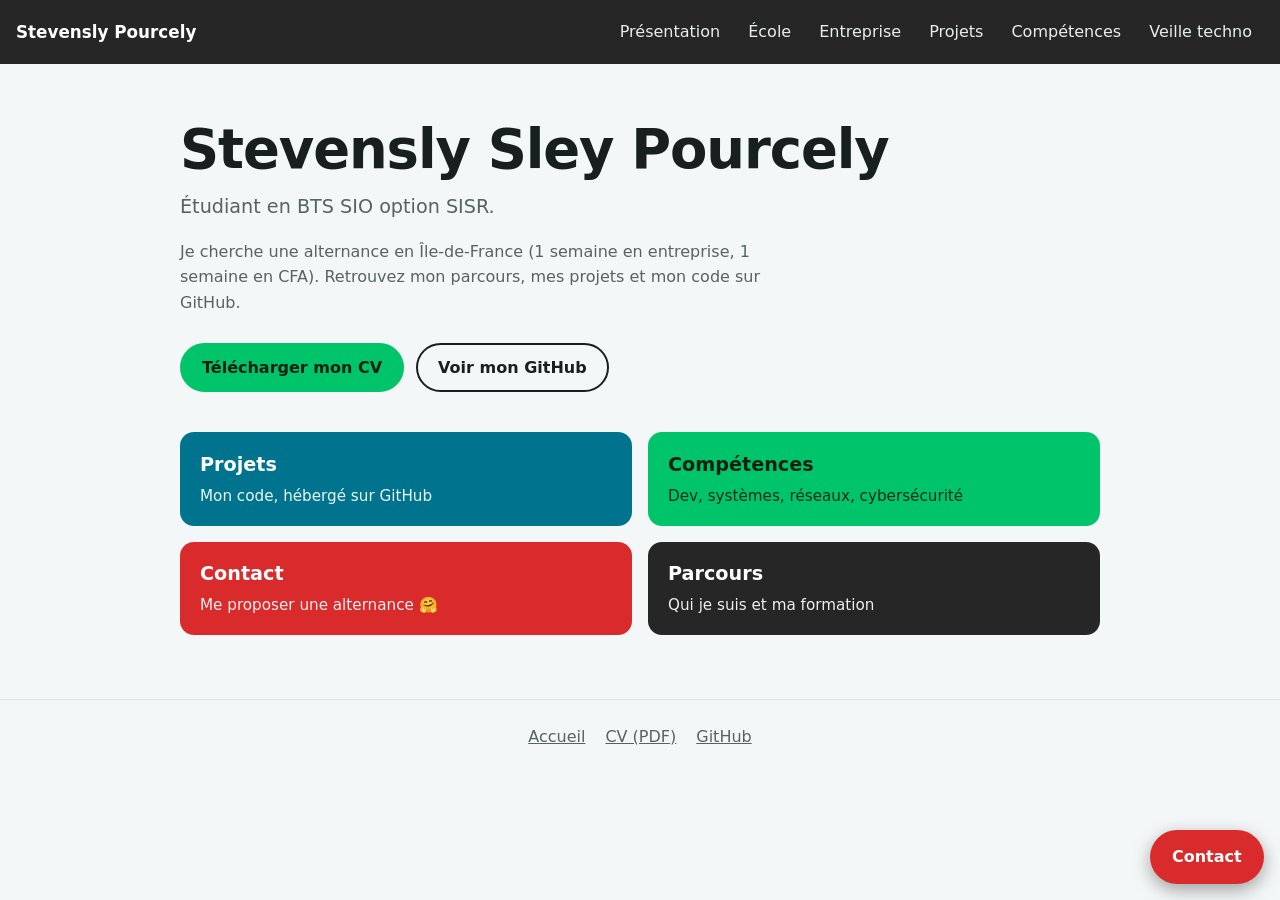
<file: index.html>
<!DOCTYPE html>
<html lang="fr">
<head>
    <meta charset="UTF-8">
    <meta name="viewport" content="width=device-width, initial-scale=1">
    <meta name="description" content="Portfolio de Stevensly Pourcely, étudiant en BTS SIO option SISR, en recherche d'alternance en Île-de-France.">
    <title>Portfolio Stevensly Pourcely</title>
    <link rel="stylesheet" href="home.css">
    <script src="script.js" defer></script>
</head>
<body>
    <a class="skip" href="#main">Aller au contenu</a>
    <header>
        <nav id="navbar" aria-label="Navigation principale">
            <a class="brand" href="index.html">Stevensly Pourcely</a>
            <button id="burger" aria-expanded="false" aria-controls="menu" aria-label="Ouvrir le menu">☰</button>
            <div id="menu">
                <a href="moi.html">Présentation</a>
                <a href="ecole.html">École</a>
                <a href="entreprise.html">Entreprise</a>
                <a href="projets.html">Projets</a>
                <a href="skills.html">Compétences</a>
                <a href="VT.html">Veille techno</a>
            </div>
        </nav>
    </header>

    <main id="main">
        <h1 id="name">Stevensly Sley Pourcely</h1>
        <p id="accroche">Étudiant en BTS SIO option SISR.</p>
        <p class="lead">Je cherche une alternance en Île-de-France (1 semaine en entreprise, 1 semaine en CFA). Retrouvez mon parcours, mes projets et mon code sur GitHub.</p>
        <div class="actions">
            <a class="btn primary" href="cv/CV_Pourcely_tech-systemes-reseaux.pdf" download>Télécharger mon CV</a>
            <a class="btn" href="https://github.com/sleyels" target="_blank" rel="noopener">Voir mon GitHub</a>
        </div>

        <nav class="cards" aria-label="Sections du portfolio">
            <a class="card blue" href="projets.html"><strong>Projets</strong><span>Mon code, hébergé sur GitHub</span></a>
            <a class="card green" href="skills.html"><strong>Compétences</strong><span>Dev, systèmes, réseaux, cybersécurité</span></a>
            <a class="card red" href="mailto:steve.pourcely@gmail.com"><strong>Contact</strong><span>Me proposer une alternance 🤗</span></a>
            <a class="card dark" href="moi.html"><strong>Parcours</strong><span>Qui je suis et ma formation</span></a>
        </nav>
    </main>

    <a class="fab" href="mailto:steve.pourcely@gmail.com">Contact</a>
    <footer>
    <a href="index.html">Accueil</a>
    <a href="cv/CV_Pourcely_tech-systemes-reseaux.pdf" download>CV (PDF)</a>
    <a href="https://github.com/sleyels" target="_blank" rel="noopener">GitHub</a>
    </footer>
</body>
</html>
</file>
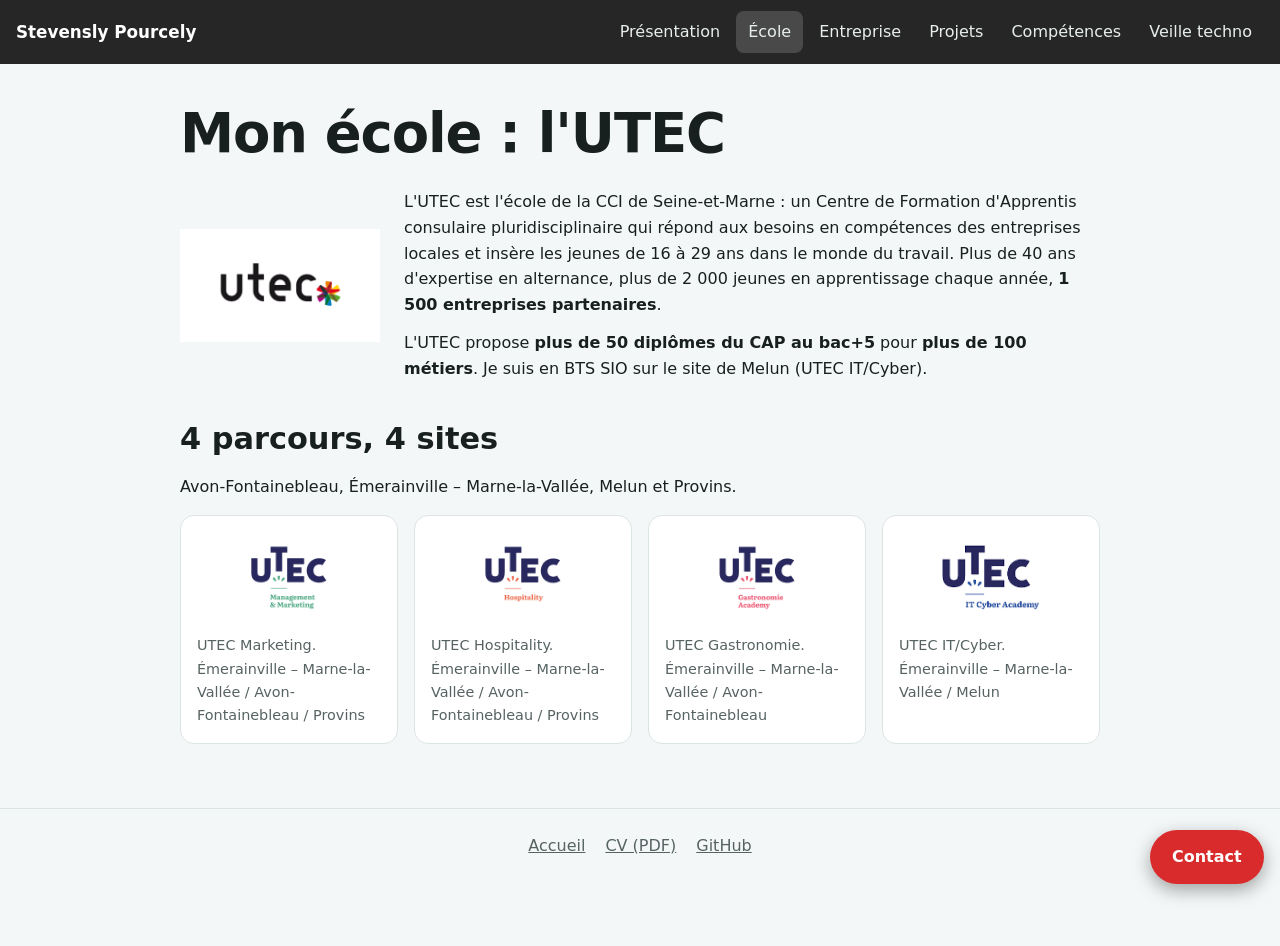
<file: ecole.html>
<!DOCTYPE html>
<html lang="fr">
<head>
    <meta charset="UTF-8">
    <meta name="viewport" content="width=device-width, initial-scale=1">
    <meta name="description" content="Portfolio de Stevensly Pourcely, étudiant en BTS SIO option SISR, en recherche d'alternance en Île-de-France.">
    <title>École – Stevensly Pourcely</title>
    <link rel="stylesheet" href="home.css">
    <script src="script.js" defer></script>
</head>

<body>
    <a class="skip" href="#main">Aller au contenu</a>
    
    <header>
        <nav id="navbar" aria-label="Navigation principale">
        <a class="brand" href="index.html">Stevensly Pourcely</a>
        <button id="burger" aria-expanded="false" aria-controls="menu" aria-label="Ouvrir le menu">☰</button>
        <div id="menu">
            <a href="moi.html">Présentation</a>
            <a href="ecole.html" aria-current="page">École</a>
            <a href="entreprise.html">Entreprise</a>
            <a href="projets.html">Projets</a>
            <a href="skills.html">Compétences</a>
            <a href="VT.html">Veille techno</a>
        </div>
        </nav>
    </header>

    <main id="main">
        <h1>Mon école : l'UTEC</h1>
        <br>
        <section class="school">
            <div id="logo_utec">
                <img src="image/utec.png" alt="Logo de l'UTEC">
            </div>
            <div id="txt_ecole">
                <p>L'UTEC est l'école de la CCI de Seine-et-Marne : un Centre de Formation d'Apprentis consulaire pluridisciplinaire qui répond aux besoins en compétences des entreprises locales et insère les jeunes de 16 à 29 ans dans le monde du travail. Plus de 40 ans d'expertise en alternance, plus de 2 000 jeunes en apprentissage chaque année, <strong>1 500 entreprises partenaires</strong>.</p>
                <p>L'UTEC propose <strong>plus de 50 diplômes du CAP au bac+5</strong> pour <strong>plus de 100 métiers</strong>. Je suis en BTS SIO sur le site de Melun (UTEC IT/Cyber).</p>
            </div>
        </section>

        <h2>4 parcours, 4 sites</h2>
        <p>Avon-Fontainebleau, Émerainville – Marne-la-Vallée, Melun et Provins.</p>

        <div id="container">
            <figure>
                <img src="image/utec_mark.png" alt="Logo UTEC Marketing" loading="lazy">
                <figcaption>UTEC Marketing. Émerainville – Marne-la-Vallée / Avon-Fontainebleau / Provins</figcaption>
            </figure>

            <figure>
                <img src="image/utec_hosp.png" alt="Logo UTEC Hospitality" loading="lazy">
                <figcaption>UTEC Hospitality. Émerainville – Marne-la-Vallée / Avon-Fontainebleau / Provins</figcaption>
            </figure>
            
            <figure>
                <img src="image/utec_gastro.png" alt="Logo UTEC Gastronomie" loading="lazy">
                <figcaption>UTEC Gastronomie. Émerainville – Marne-la-Vallée / Avon-Fontainebleau</figcaption>
            </figure>
            
            <figure>
                <img src="image/utec_cyber.png" alt="Logo UTEC IT/Cyber" loading="lazy">
                <figcaption>UTEC IT/Cyber. Émerainville – Marne-la-Vallée / Melun</figcaption>
            </figure>
        </div>

    </main>
    <a class="fab" href="mailto:steve.pourcely@gmail.Com">Contact</a>
    <footer>
        <a href="index.html">Accueil</a>
        <a href="cv/CV_Pourcely_tech-systemes-reseaux.pdf" download>CV (PDF)</a>
        <a href="https://github.com/sleyels" target="_blank" rel="noopener">GitHub</a>
    </footer>

</body>
</html>
</file>
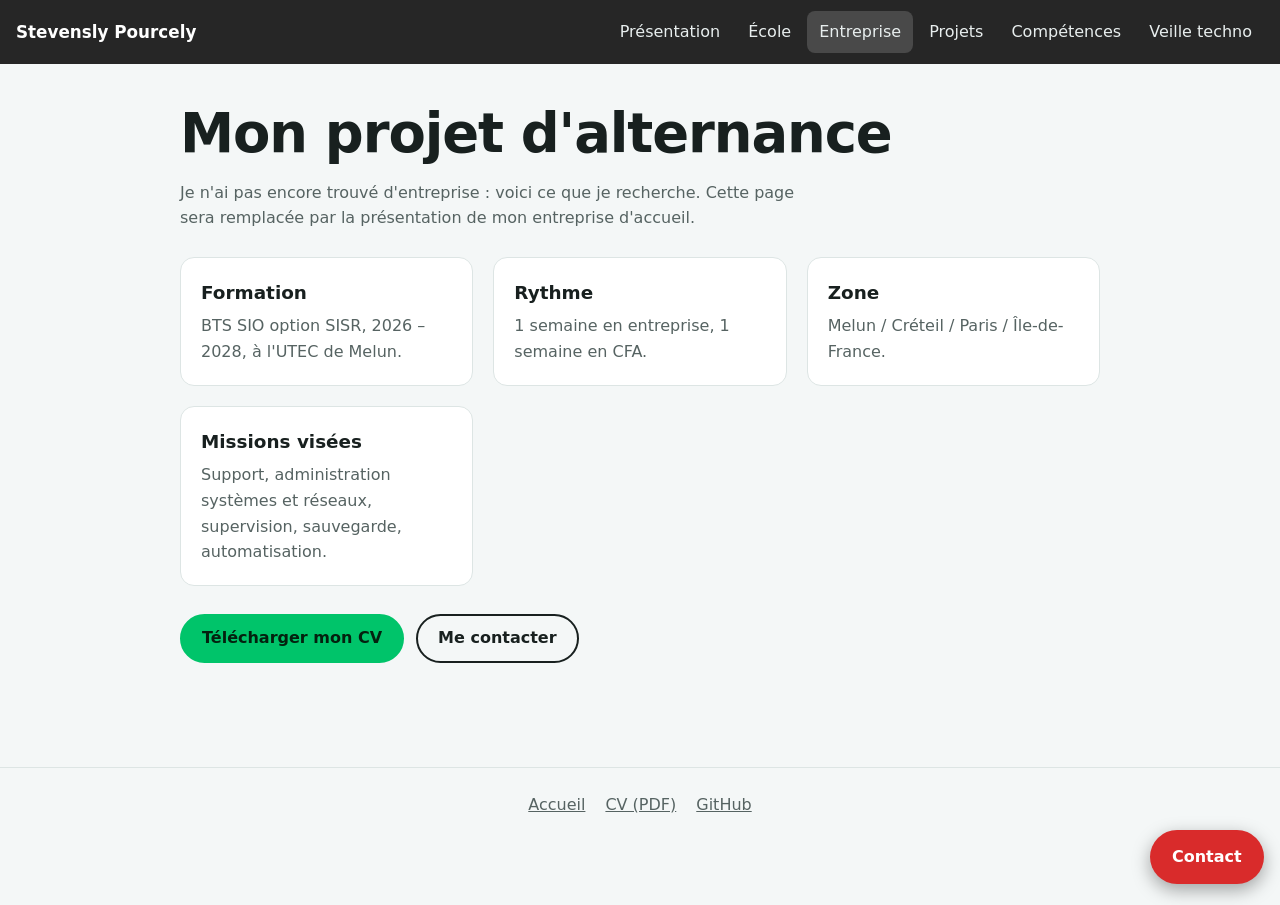
<file: entreprise.html>
<!DOCTYPE html>
<html lang="fr">
<head>
    <meta charset="UTF-8">
    <meta name="viewport" content="width=device-width, initial-scale=1">
    <meta name="description" content="Portfolio de Stevensly Pourcely, étudiant en BTS SIO option SISR, en recherche d'alternance en Île-de-France.">
    <title>Entreprise – Stevensly Pourcely</title>
    <link rel="stylesheet" href="home.css">
    <script src="script.js" defer></script>
</head>

<body>
    <a class="skip" href="#main">Aller au contenu</a>
    <header>
        <nav id="navbar" aria-label="Navigation principale">
            <a class="brand" href="index.html">Stevensly Pourcely</a>
            <button id="burger" aria-expanded="false" aria-controls="menu" aria-label="Ouvrir le menu">☰</button>
            <div id="menu">
                <a href="moi.html">Présentation</a>
                <a href="ecole.html">École</a>
                <a href="entreprise.html" aria-current="page">Entreprise</a>
                <a href="projets.html">Projets</a>
                <a href="skills.html">Compétences</a>
                <a href="VT.html">Veille techno</a>
            </div>
        </nav>
    </header>
    <main id="main">
        <h1>Mon projet d'alternance</h1>
        <p class="lead">Je n'ai pas encore trouvé d'entreprise : voici ce que je recherche. Cette page sera remplacée par la présentation de mon entreprise d'accueil.</p> <br>
        <div class="grid">
            <div class="panel"><h3>Formation</h3><p>BTS SIO option SISR, 2026 – 2028, à l'UTEC de Melun.</p></div>
            <div class="panel"><h3>Rythme</h3><p>1 semaine en entreprise, 1 semaine en CFA.</p></div>
            <div class="panel"><h3>Zone</h3><p>Melun / Créteil / Paris / Île-de-France.</p></div>
            <div class="panel"><h3>Missions visées</h3><p>Support, administration systèmes et réseaux, supervision, sauvegarde, automatisation.</p></div>
        </div>

        <div class="actions">
            <a class="btn primary" href="cv/CV_Pourcely_tech-systemes-reseaux.pdf" download>Télécharger mon CV</a>
            <a class="btn" href="mailto:steve.pourcely@gmail.com">Me contacter</a>
        </div>
    </main>

    <a class="fab" href="mailto:steve.pourcely@gmail.com">Contact</a>

    <footer>
        <a href="index.html">Accueil</a>
        <a href="cv/CV_Pourcely_tech-systemes-reseaux.pdf" download>CV (PDF)</a>
        <a href="https://github.com/sleyels" target="_blank" rel="noopener">GitHub</a>
    </footer>
</body>
</html>
</file>
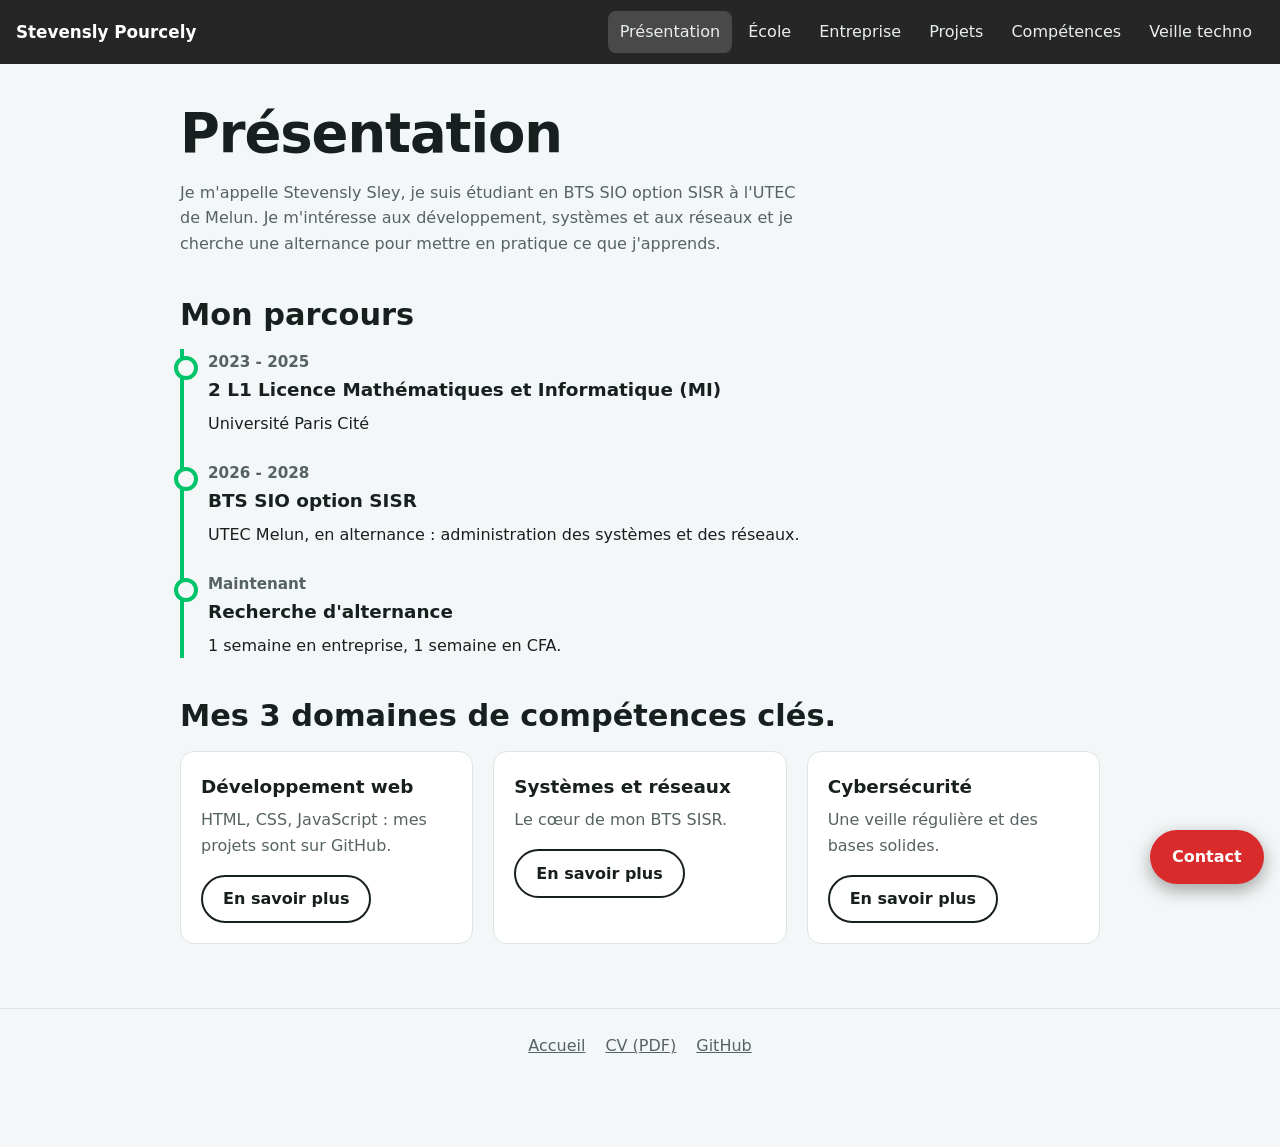
<file: moi.html>
<!DOCTYPE html>
<html lang="fr">
<head>
    <meta charset="UTF-8">
    <meta name="viewport" content="width=device-width, initial-scale=1">
    <meta name="description" content="Portfolio de Stevensly Pourcely, étudiant en BTS SIO option SISR, en recherche d'alternance en Île-de-France.">
    <title>Présentation - Stevensly Pourcely</title>
    <link rel="stylesheet" href="home.css">
    <script src="script.js" defer></script>
</head>

<body>
    <a class="skip" href="#main">Aller au contenu</a>
    <header>
        <nav id="navbar" aria-label="Navigation principale">
            <a class="brand" href="index.html">Stevensly Pourcely</a>
            <button id="burger" aria-expanded="false" aria-controls="menu" aria-label="Ouvrir le menu">☰</button>
            <div id="menu">
                <a href="moi.html" aria-current="page">Présentation</a>
                <a href="ecole.html">École</a>
                <a href="entreprise.html">Entreprise</a>
                <a href="projets.html">Projets</a>
                <a href="skills.html">Compétences</a>
                <a href="VT.html">Veille techno</a>
            </div>
        </nav>
    </header>

    <main id="main">
        <h1>Présentation</h1>

        <section id="descrpition">
            <p class="lead">Je m'appelle Stevensly Sley, je suis étudiant en BTS SIO option SISR à l'UTEC de Melun. Je m'intéresse aux développement, systèmes et aux réseaux et je cherche une alternance pour mettre en pratique ce que j'apprends.</p>
        </section>

        <section id="timeline">
            <h2>Mon parcours</h2>
            <ol class="timeline">
                <li><time>2023 - 2025</time><h3>2 L1 Licence Mathématiques et Informatique (MI)</h3><p>Université Paris Cité </p></li>
                <li><time>2026 - 2028</time><h3>BTS SIO option SISR</h3><p>UTEC Melun, en alternance : administration des systèmes et des réseaux.</p></li>
                <li><time>Maintenant</time><h3>Recherche d'alternance</h3><p>1 semaine en entreprise, 1 semaine en CFA.</p></li>
            </ol>
        </section>

        <section id="competence">
            <h2>Mes 3 domaines de compétences clés.</h2>
            <div class="grid">
            <div class="panel"><h3>Développement web</h3><p>HTML, CSS, JavaScript : mes projets sont sur GitHub.</p><a class="btn" href="skills.html#dev">En savoir plus</a></div>
            <div class="panel"><h3>Systèmes et réseaux</h3><p>Le cœur de mon BTS SISR.</p><a class="btn" href="skills.html#sys">En savoir plus</a></div>
            <div class="panel"><h3>Cybersécurité</h3><p>Une veille régulière et des bases solides.</p><a class="btn" href="skills.html#cyber">En savoir plus</a></div>
            </div>
        </section>
    </main>

    <a class="fab" href="mailto:steve.pourcely@gmail.com">Contact</a>
    <footer>
        <a href="index.html">Accueil</a>
        <a href="cv/CV_Pourcely_tech-systemes-reseaux.pdf" download>CV (PDF)</a>
        <a href="https://github.com/sleyels" target="_blank" rel="noopener">GitHub</a>
    </footer>
</body>
</html>
</file>
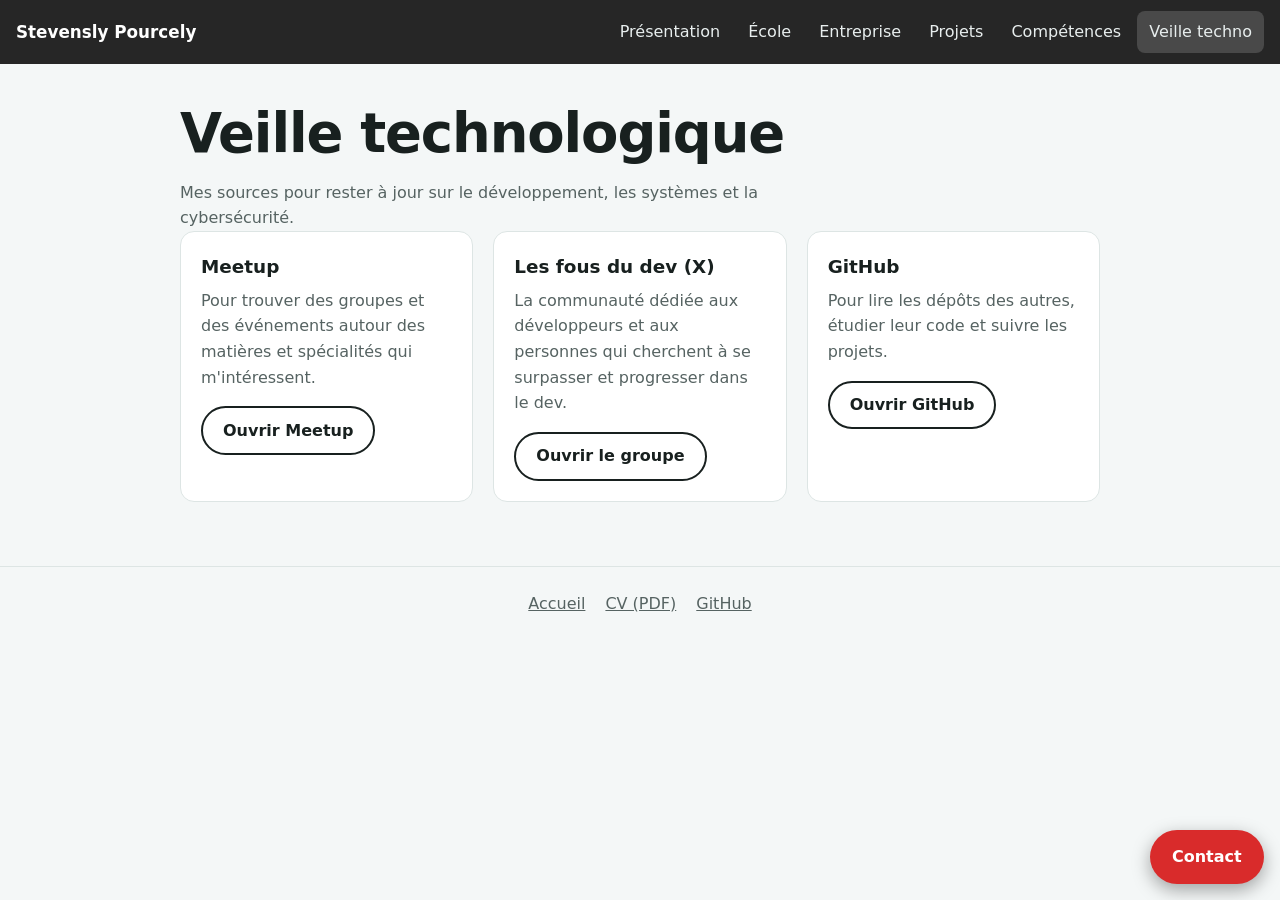
<file: VT.html>
<!DOCTYPE html>
<html lang="fr">
<head>
    <meta charset="UTF-8">
    <meta name="viewport" content="width=device-width, initial-scale=1">
    <meta name="description" content="Portfolio de Stevensly Pourcely, étudiant en BTS SIO option SISR, en recherche d'alternance en Île-de-France.">
    <title>Veille techno – Stevensly Pourcely</title>
    <link rel="stylesheet" href="home.css">
    <script src="script.js" defer></script>
</head>
<body>
    <a class="skip" href="#main">Aller au contenu</a>
    <header>
        <nav id="navbar" aria-label="Navigation principale">
        <a class="brand" href="index.html">Stevensly Pourcely</a>
        <button id="burger" aria-expanded="false" aria-controls="menu" aria-label="Ouvrir le menu">☰</button>
        <div id="menu">
        <a href="moi.html">Présentation</a>
        <a href="ecole.html">École</a>
        <a href="entreprise.html">Entreprise</a>
        <a href="projets.html">Projets</a>
        <a href="skills.html">Compétences</a>
        <a href="VT.html" aria-current="page">Veille techno</a>
        </div>
        </nav>
    </header>

    <main id="main">
        <h1>Veille technologique</h1>
        <p class="lead">Mes sources pour rester à jour sur le développement, les systèmes et la cybersécurité.</p>
        <div class="grid">
            <article class="panel">
                <h3>Meetup</h3>
                <p>Pour trouver des groupes et des événements autour des matières et spécialités qui m'intéressent.</p>
                <a class="btn" href="https://www.meetup.com" target="_blank" rel="noopener">Ouvrir Meetup</a>
            </article>

            <article class="panel">
                <h3>Les fous du dev (X)</h3>
                <p>La communauté dédiée aux développeurs et aux personnes qui cherchent à se surpasser et progresser dans le dev.</p>
                <a class="btn" href="https://x.com/i/communities/1877783568367206833" target="_blank" rel="noopener">Ouvrir le groupe</a>
            </article>

            <article class="panel">
                <h3>GitHub</h3>
                <p>Pour lire les dépôts des autres, étudier leur code et suivre les projets.</p>
                <a class="btn" href="https://github.com" target="_blank" rel="noopener">Ouvrir GitHub</a>
            </article>
        </div>
    </main>

    <a class="fab" href="mailto:steve.pourcely@gmail.com">Contact</a>

    <footer>
        <a href="index.html">Accueil</a>
        <a href="cv/CV_Pourcely_tech-systemes-reseaux.pdf" download>CV (PDF)</a>
        <a href="https://github.com/sleyels" target="_blank" rel="noopener">GitHub</a>
    </footer>
</body>
</html>
</file>
<file: home.css>
:root {
    --blue: #00748f;
    --green: #00c46a;
    --red: #d92b2b;
    --dark: #262626;
    --bg: #f4f7f7;
    --text: #18201f;
    --muted: #566362;
    --card: #fff;
    --line: #dde5e4;
    --link: #00748f;
    --r: 14px;
}

@media (prefers-color-scheme: dark) {
    :root {
        --bg: #111515;
        --text: #eef3f2;
        --muted: #9fb0ae;
        --card: #1a2020;
        --line: #2a3333;
        --link: #4cc3de;
    }
}

* {
    margin: 0;
    padding: 0;
    box-sizing: border-box;
}

html {
    scroll-behavior: smooth;
    scroll-padding-top: 80px;
}

body {
    font-family: system-ui, -apple-system, "Segoe UI", Roboto, sans-serif;
    line-height: 1.6;
    background: var(--bg);
    color: var(--text);
    padding-top: 64px;
}

img {
    max-width: 100%;
    display: block;
}

a {
    color: var(--link);
}

h1 {
    font-size: clamp(2rem, 7vw, 3.4rem);
    line-height: 1.1;
    letter-spacing: -0.02em;
}

h2 {
    font-size: clamp(1.4rem, 4vw, 1.9rem);
    line-height: 1.2;
    margin: 2.5rem 0 1rem;
}

h3 {
    font-size: 1.15rem;
    margin-bottom: 0.4rem;
}

main {
    max-width: 960px;
    margin: 0 auto;
    padding: 2.5rem 1.25rem 4rem;
}

p + p {
    margin-top: 0.8rem;
}

.lead {
    color: var(--muted);
    max-width: 62ch;
    margin-top: 1rem;
}

.skip {
    position: absolute;
    left: -999px;
}

.skip:focus {
    left: 1rem;
    top: 1rem;
    z-index: 30;
    background: #fff;
    color: #000;
    padding: 0.5rem 1rem;
}

/* Barre de navigation */

#navbar {
    position: fixed;
    top: 0;
    left: 0;
    right: 0;
    z-index: 20;
    height: 64px;
    background: var(--dark);
    display: flex;
    align-items: center;
    justify-content: space-between;
    padding: 0 1rem;
}

.brand {
    color: #fff;
    font-weight: 700;
    text-decoration: none;
    font-size: 1.05rem;
}

#menu {
    display: flex;
    gap: 0.25rem;
}

#menu a {
    color: #e8eeee;
    text-decoration: none;
    padding: 0.5rem 0.75rem;
    border-radius: 8px;
}

#menu a:hover,
#menu a[aria-current="page"] {
    background: rgb(255 255 255 / 16%);
}

#burger {
    display: none;
    background: none;
    border: 0;
    color: #fff;
    font-size: 1.7rem;
    width: 48px;
    height: 48px;
    cursor: pointer;
}

@media (max-width: 860px) {
    #burger {
        display: block;
    }

    #menu {
        display: none;
        position: absolute;
        top: 64px;
        left: 0;
        right: 0;
        flex-direction: column;
        background: var(--dark);
        padding: 0.5rem 1rem 1rem;
    }

    #menu.open {
        display: flex;
    }

    #menu a {
        padding: 0.9rem 0.75rem;
    }
}

/* Accueil */

#name {
    margin-top: 1rem;
}

#accroche {
    font-size: 1.2rem;
    color: var(--muted);
    margin-top: 0.75rem;
}

.actions {
    display: flex;
    flex-wrap: wrap;
    gap: 0.75rem;
    margin: 1.75rem 0 2.5rem;
}

.btn {
    display: inline-flex;
    align-items: center;
    justify-content: center;
    min-height: 48px;
    padding: 0.6rem 1.25rem;
    border-radius: 999px;
    font-weight: 600;
    text-decoration: none;
    border: 2px solid currentColor;
    color: var(--text);
    transition: transform 0.15s;
}

.btn.primary {
    background: var(--green);
    border-color: var(--green);
    color: #04210f;
}

.btn:hover {
    transform: translateY(-2px);
}

.cards {
    display: grid;
    gap: 1rem;
    grid-template-columns: 1fr;
}

.card {
    display: flex;
    flex-direction: column;
    justify-content: center;
    gap: 0.2rem;
    min-height: 92px;
    padding: 1.1rem 1.25rem;
    border-radius: var(--r);
    color: #fff;
    text-decoration: none;
    transition: transform 0.15s, box-shadow 0.15s;
}

.card strong {
    font-size: 1.2rem;
}

.card span {
    opacity: 0.92;
    font-size: 0.95rem;
}

.card.blue {
    background: var(--blue);
}

.card.green {
    background: var(--green);
    color: #04210f;
}

.card.red {
    background: var(--red);
}

.card.dark {
    background: var(--dark);
}

.card:hover {
    transform: translateY(-3px);
    box-shadow: 0 10px 24px rgb(0 0 0 / 25%);
}

@media (min-width: 700px) {
    .cards {
        grid-template-columns: repeat(2, 1fr);
    }
}

/* Blocs communs */

.grid {
    display: grid;
    gap: 1.25rem;
    grid-template-columns: repeat(auto-fit, minmax(260px, 1fr));
}

.panel {
    background: var(--card);
    border: 1px solid var(--line);
    border-radius: var(--r);
    padding: 1.25rem;
    display: flex;
    flex-direction: column;
}

.panel p {
    color: var(--muted);
}

.panel .btn {
    margin-top: auto;
    align-self: flex-start;
}

.panel p + .btn,
.panel ul + .btn {
    margin-top: 1rem;
}

.thumb {
    aspect-ratio: 16 / 9;
    background: linear-gradient(135deg, var(--blue), var(--green));
    border-radius: 10px;
    overflow: hidden;
    margin-bottom: 1rem;
}

.thumb img {
    width: 100%;
    height: 100%;
    object-fit: cover;
}

.tags {
    list-style: none;
    display: flex;
    flex-wrap: wrap;
    gap: 0.4rem;
    margin-top: 0.75rem;
}

.tags li {
    font-size: 0.85rem;
    padding: 0.15rem 0.6rem;
    border-radius: 999px;
    background: rgb(127 127 127 / 15%);
}

/* Timeline */

.timeline {
    list-style: none;
    border-left: 4px solid var(--green);
    padding-left: 1.5rem;
    display: grid;
    gap: 1.5rem;
    margin-top: 1rem;
}

.timeline li {
    position: relative;
}

.timeline li::before {
    content: "";
    position: absolute;
    left: calc(-1.5rem - 10px);
    top: 0.4rem;
    width: 16px;
    height: 16px;
    border-radius: 50%;
    background: var(--bg);
    border: 4px solid var(--green);
}

.timeline time {
    font-weight: 700;
    color: var(--muted);
    font-size: 0.95rem;
}

/* École */

.school {
    display: flex;
    flex-wrap: wrap;
    gap: 1.5rem;
    align-items: center;
}

#logo_utec img {
    width: 200px;
}

#txt_ecole {
    flex: 1 1 320px;
}

#container {
    display: grid;
    gap: 1rem;
    grid-template-columns: repeat(auto-fit, minmax(200px, 1fr));
    margin-top: 1rem;
}

figure {
    background: var(--card);
    border: 1px solid var(--line);
    border-radius: var(--r);
    padding: 1rem;
}

figure img {
    height: 90px;
    width: auto;
    margin: 0 auto 0.75rem;
    object-fit: contain;
}

figcaption {
    font-size: 0.9rem;
    color: var(--muted);
}

/* Bouton contact flottant + pied de page */

.fab {
    position: fixed;
    right: max(1rem, env(safe-area-inset-right));
    bottom: max(1rem, env(safe-area-inset-bottom));
    z-index: 15;
    background: var(--red);
    color: #fff;
    padding: 0.9rem 1.4rem;
    border-radius: 999px;
    font-weight: 700;
    text-decoration: none;
    box-shadow: 0 6px 18px rgb(0 0 0 / 35%);
}

footer {
    border-top: 1px solid var(--line);
    padding: 1.5rem 1.25rem 5.5rem;
    display: flex;
    flex-wrap: wrap;
    gap: 1.25rem;
    justify-content: center;
}

footer a {
    color: var(--muted);
}

:focus-visible {
    outline: 3px solid #ffb703;
    outline-offset: 3px;
}

@media (prefers-reduced-motion: reduce) {
    * {
        transition: none !important;
        scroll-behavior: auto !important;
    }
}

.btns{
    display:flex;
    flex-wrap:wrap;
    gap:.6rem;
    margin-top:auto;
    padding-top:1rem
}

.btns .btn{
    margin:0
}
</file>
